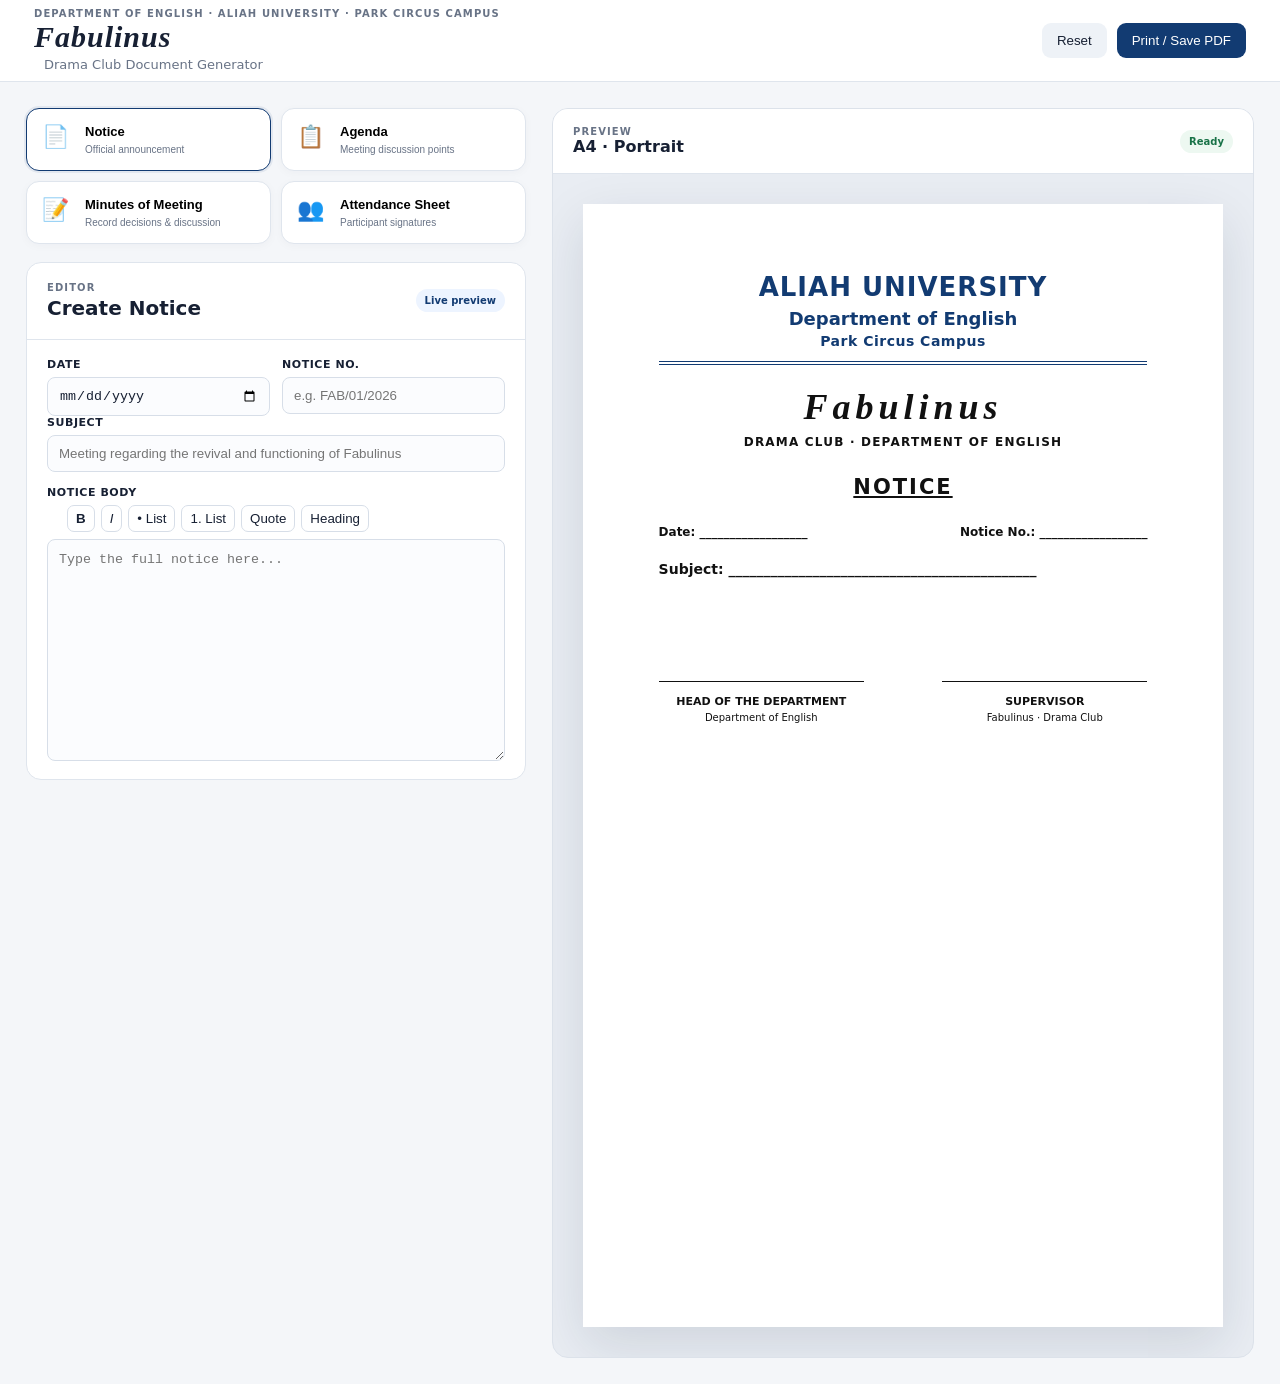
<file: index.html>
<!DOCTYPE html>
<html lang="en">
<head>
  <meta charset="UTF-8" />
  <meta name="viewport" content="width=device-width, initial-scale=1.0" />
  <title>Fabulinus Document Generator</title>
  <meta name="description" content="Create official Fabulinus notices, agendas, minutes and attendance sheets." />
  <link rel="stylesheet" href="style.css" />
</head>
<body>
  <div class="app-shell">
    <header class="app-header">
      <div>
        <div class="eyebrow">Department of English · Aliah University · Park Circus Campus</div>
        <h1>Fabulinus</h1>
        <p>Drama Club Document Generator</p>
      </div>
      <div class="header-actions">
        <button class="ghost-btn" id="resetBtn" type="button">Reset</button>
        <button class="primary-btn" id="printBtn" type="button">Print / Save PDF</button>
      </div>
    </header>

    <main class="workspace">
      <section class="left-panel">
        <div class="mode-grid" role="tablist" aria-label="Document type">
          <button class="mode-card active" data-mode="notice" role="tab">
            <span class="mode-icon">📄</span>
            <span>Notice</span>
            <small>Official announcement</small>
          </button>
          <button class="mode-card" data-mode="agenda" role="tab">
            <span class="mode-icon">📋</span>
            <span>Agenda</span>
            <small>Meeting discussion points</small>
          </button>
          <button class="mode-card" data-mode="minutes" role="tab">
            <span class="mode-icon">📝</span>
            <span>Minutes of Meeting</span>
            <small>Record decisions & discussion</small>
          </button>
          <button class="mode-card" data-mode="attendance" role="tab">
            <span class="mode-icon">👥</span>
            <span>Attendance Sheet</span>
            <small>Participant signatures</small>
          </button>
        </div>

        <div class="form-panel">
          <div class="panel-heading">
            <div>
              <div class="eyebrow">Editor</div>
              <h2 id="formTitle">Create Notice</h2>
            </div>
            <span class="live-badge">Live preview</span>
          </div>

          <div id="formContent"></div>
        </div>
      </section>

      <section class="preview-panel">
        <div class="preview-toolbar">
          <div>
            <div class="eyebrow">Preview</div>
            <strong>A4 · Portrait</strong>
          </div>
          <span class="status-dot">Ready</span>
        </div>
        <div class="paper-wrap">
          <div id="paper" class="paper"></div>
        </div>
      </section>
    </main>
  </div>

  <template id="noticeFormTemplate">
    <div class="field-grid two">
      <label class="field"><span>Date</span><input name="date" type="date" /></label>
      <label class="field"><span>Notice No.</span><input name="noticeNo" placeholder="e.g. FAB/01/2026" /></label>
    </div>
    <label class="field"><span>Subject</span><input name="subject" placeholder="Meeting regarding the revival and functioning of Fabulinus" /></label>
    <label class="field"><span>Notice Body</span><textarea name="body" rows="10" placeholder="Type the full notice here..."></textarea></label>
  </template>

  <template id="agendaFormTemplate">
    <div class="field-grid two">
      <label class="field"><span>Date</span><input name="date" type="date" /></label>
      <label class="field"><span>Time</span><input name="time" placeholder="e.g. 2:00 PM" /></label>
    </div>
    <label class="field"><span>Venue</span><input name="venue" placeholder="e.g. Department Auditorium" /></label>
    <label class="field"><span>Meeting / Event</span><input name="meeting" placeholder="e.g. Drama Club Revival Meeting" /></label>
    <div class="repeat-header"><span>Agenda Points</span><button class="small-btn" id="addAgenda" type="button">+ Add item</button></div>
    <div id="agendaItems" class="repeat-list"></div>
  </template>

  <template id="minutesFormTemplate">
    <div class="field-grid two">
      <label class="field"><span>Date</span><input name="date" type="date" /></label>
      <label class="field"><span>Time</span><input name="time" placeholder="e.g. 2:00 PM" /></label>
    </div>
    <label class="field"><span>Venue</span><input name="venue" placeholder="e.g. Department Auditorium" /></label>
    <label class="field"><span>Meeting / Event</span><input name="meeting" placeholder="e.g. Drama Club Revival Meeting" /></label>
    <label class="field"><span>Members Present</span><textarea name="members" rows="4" placeholder="One name per line"></textarea></label>
    <label class="field"><span>Discussion</span><textarea name="discussion" rows="6" placeholder="Record the discussion points..."></textarea></label>
    <label class="field"><span>Decisions / Resolutions</span><textarea name="decisions" rows="6" placeholder="Record decisions and resolutions..."></textarea></label>
    <label class="field"><span>Action Items</span><textarea name="actions" rows="5" placeholder="Record assigned actions and responsibilities..."></textarea></label>
  </template>

  <template id="attendanceFormTemplate">
    <div class="field-grid two">
      <label class="field"><span>Date</span><input name="date" type="date" /></label>
      <label class="field"><span>Meeting / Event</span><input name="meeting" placeholder="e.g. Drama Club Revival Meeting" /></label>
    </div>
    <label class="field"><span>Time</span><input name="time" placeholder="e.g. 2:00 PM" /></label>
    <div class="repeat-header"><span>Participants</span><button class="small-btn" id="addParticipant" type="button">+ Add participant</button></div>
    <div id="participantItems" class="repeat-list"></div>
  </template>

  <script src="script.js"></script>
</body>
</html>
</file>
<file: style.css>
:root{--blue:#123b72;--blue2:#0b2d57;--ink:#172033;--muted:#687386;--line:#dfe5ed;--bg:#f4f6f9;--white:#fff;--shadow:0 18px 50px rgba(20,35,60,.12)}*{box-sizing:border-box}body{margin:0;background:var(--bg);color:var(--ink);font-family:Inter,ui-sans-serif,system-ui,-apple-system,BlinkMacSystemFont,"Segoe UI",Arial,sans-serif}.app-shell{min-height:100vh}.app-header{height:82px;background:#fff;border-bottom:1px solid var(--line);display:flex;align-items:center;justify-content:space-between;padding:0 34px;position:sticky;top:0;z-index:10}.app-header h1{margin:1px 0 0;font-family:Georgia,serif;font-size:30px;font-style:italic;letter-spacing:1px}.app-header p{display:inline;margin-left:10px;color:var(--muted);font-size:13px}.eyebrow{font-size:10px;font-weight:800;letter-spacing:.11em;text-transform:uppercase;color:var(--muted)}.header-actions{display:flex;gap:10px}.primary-btn,.ghost-btn,.small-btn{border:0;border-radius:9px;padding:10px 15px;font:700 13px inherit;cursor:pointer}.primary-btn{background:var(--blue);color:#fff}.ghost-btn,.small-btn{background:#eef2f7;color:var(--ink)}.primary-btn:hover{background:var(--blue2)}.workspace{max-width:1500px;margin:0 auto;display:grid;grid-template-columns:minmax(380px,500px) 1fr;gap:26px;padding:26px}.left-panel{min-width:0}.mode-grid{display:grid;grid-template-columns:1fr 1fr;gap:10px;margin-bottom:18px}.mode-card{appearance:none;border:1px solid var(--line);background:#fff;border-radius:13px;text-align:left;padding:15px;display:grid;grid-template-columns:34px 1fr;gap:0 9px;cursor:pointer;transition:.15s;box-shadow:0 2px 10px rgba(20,35,60,.03)}.mode-card:hover{border-color:#b8c6d8;transform:translateY(-1px)}.mode-card.active{border-color:var(--blue);box-shadow:0 0 0 2px rgba(18,59,114,.08)}.mode-icon{grid-row:span 2;font-size:22px}.mode-card span:not(.mode-icon){font-weight:800;font-size:13px;line-height:1.3}.mode-card small{color:var(--muted);font-size:10px;margin-top:3px}.form-panel{background:#fff;border:1px solid var(--line);border-radius:15px;overflow:hidden}.panel-heading{display:flex;justify-content:space-between;align-items:center;padding:19px 20px;border-bottom:1px solid var(--line)}.panel-heading h2{margin:3px 0 0;font-size:20px}.live-badge,.status-dot{font-size:10px;font-weight:800;border-radius:20px;padding:6px 9px}.live-badge{background:#edf4ff;color:var(--blue)}.status-dot{background:#edf8f1;color:#187247}.field,.repeat-header{display:block;margin:0 20px 14px}.field-grid{display:grid;gap:12px}.field-grid.two{grid-template-columns:1fr 1fr;margin:18px 20px 0}.field-grid.two .field{margin:0}.field span,.repeat-header span{display:block;font-size:11px;font-weight:800;text-transform:uppercase;letter-spacing:.05em;margin-bottom:6px}.field input,.field textarea{width:100%;border:1px solid #d7dee8;border-radius:8px;padding:10px 11px;background:#fbfcfe;color:var(--ink);font:500 13px inherit;outline:none}.field textarea{resize:vertical;line-height:1.5}.field input:focus,.field textarea:focus{border-color:var(--blue);box-shadow:0 0 0 3px rgba(18,59,114,.08)}.repeat-header{display:flex;justify-content:space-between;align-items:center;margin-top:20px}.repeat-list{margin:0 20px 20px}.repeat-row{display:grid;grid-template-columns:34px 1fr auto;gap:8px;margin-bottom:8px;align-items:center}.repeat-row .number{height:38px;border:1px solid var(--line);border-radius:8px;display:grid;place-items:center;font-size:11px;font-weight:800;color:var(--muted)}.repeat-row input{height:38px;border:1px solid #d7dee8;border-radius:8px;padding:0 10px;font:500 13px inherit}.participant-row{grid-template-columns:34px 1fr 92px 32px}.participant-row .year-input{text-align:center}.remove-btn{width:32px;height:32px;border:0;background:#fff0f0;color:#b13a3a;border-radius:8px;cursor:pointer}.preview-panel{min-width:0;background:#e9edf3;border:1px solid #dce2ea;border-radius:16px;overflow:hidden}.preview-toolbar{height:65px;background:#fff;border-bottom:1px solid var(--line);padding:0 20px;display:flex;align-items:center;justify-content:space-between}.paper-wrap{padding:30px;min-height:calc(100vh - 140px);display:flex;justify-content:center;align-items:flex-start;overflow:auto}.paper{width:210mm;min-height:297mm;background:#fff;box-shadow:var(--shadow);padding:18mm 20mm;color:#111;transform-origin:top center;margin:0 auto}.paper-header{text-align:center;color:var(--blue);padding-bottom:12px;border-bottom:4px double var(--blue)}.paper-university{font-size:26px;font-weight:900;letter-spacing:1px;text-transform:uppercase}.paper-department{margin-top:6px;font-size:18px;font-weight:800}.paper-campus{margin-top:4px;font-size:14px;font-weight:700;letter-spacing:.5px}.paper-club{text-align:center;padding:21px 0 15px}.paper-club-name{font-family:Georgia,"Times New Roman",serif;font-size:36px;font-weight:900;font-style:italic;letter-spacing:5px}.paper-club-sub{margin-top:7px;font-size:12px;font-weight:800;letter-spacing:1.2px;text-transform:uppercase}.paper-title{text-align:center;font-size:21px;font-weight:900;letter-spacing:2px;margin-top:11px;text-decoration:underline}.paper-meta{display:flex;justify-content:space-between;font-size:12px;font-weight:700;margin-top:26px}.paper-subject{font-size:14px;font-weight:800;margin:22px 0 14px}.paper-body{font-family:Arial,Helvetica,sans-serif;font-size:14px;line-height:1.7;text-align:justify}.paper-body p{margin:0 0 12px}.paper-body h1,.paper-body h2,.paper-body h3,.paper-body h4{margin:16px 0 8px;line-height:1.25}.paper-body h1{font-size:19px}.paper-body h2{font-size:17px}.paper-body h3{font-size:15px}.paper-body h4{font-size:14px}.paper-body ul,.paper-body ol{margin:8px 0 14px;padding-left:26px}.paper-body li{margin:4px 0;line-height:1.55}.paper-body blockquote{margin:12px 0;padding:7px 0 7px 12px;border-left:3px solid var(--blue);color:#3d4654}.paper-body code{font-family:ui-monospace,SFMono-Regular,Menlo,monospace;font-size:.92em;background:#f2f4f7;padding:1px 4px;border-radius:4px}.md-spacer{height:8px}.paper-list{margin:18px 0;padding-left:24px;font-size:14px;line-height:1.7}.paper-section{margin-top:20px}.paper-section h3{font-size:13px;font-weight:800;color:var(--blue);text-transform:uppercase;letter-spacing:.05em;border-bottom:0;padding-bottom:0;margin-bottom:9px}.paper-lines{font-size:13px;line-height:1.65}.paper-lines p{margin:0 0 10px}.paper-lines h1,.paper-lines h2,.paper-lines h3,.paper-lines h4{margin:14px 0 7px}.paper-lines ul,.paper-lines ol{margin:8px 0 12px;padding-left:24px}.paper-lines li{margin:3px 0}.paper-lines blockquote{margin:10px 0;padding-left:12px;border-left:3px solid var(--blue)}.paper-table{width:100%;border-collapse:collapse;table-layout:fixed;margin-top:20px;font-size:11px}.paper-table th{background:var(--blue);color:#fff;padding:8px;border:1px solid #222;text-align:center}.paper-table td{height:28px;padding:6px;border:1px solid #222}.paper-table th:first-child,.paper-table td:first-child{text-align:center;vertical-align:middle;width:8%}.paper-table th:nth-child(2),.paper-table td:nth-child(2){width:45%}.paper-table th:nth-child(3),.paper-table td:nth-child(3){width:17%;text-align:center;vertical-align:middle}.paper-table th:nth-child(4),.paper-table td:nth-child(4){width:30%;text-align:center;vertical-align:middle}.paper-signatures{display:flex;justify-content:space-between;gap:70px;margin-top:45px}.paper-signature{width:42%;text-align:center}.paper-signature .line{height:38px;border-bottom:1px solid #111;margin-bottom:8px}.paper-signature strong{font-size:11px}.paper-signature small{display:block;font-size:10px;margin-top:3px}.markdown-toolbar{display:flex;gap:6px;flex-wrap:wrap;margin:0 20px 7px}.markdown-toolbar button{border:1px solid #d7dee8;background:#fff;border-radius:7px;padding:5px 8px;font:700 11px inherit;cursor:pointer;color:var(--ink)}.markdown-toolbar button:hover{border-color:var(--blue);color:var(--blue)}.empty-state{padding:30px;text-align:center;color:var(--muted)}
@media(max-width:1050px){.workspace{grid-template-columns:1fr}.preview-panel{min-height:700px}.paper-wrap{min-height:700px}.app-header{position:static}.paper{transform:scale(.75);transform-origin:top center;margin-bottom:-70mm}.preview-panel{overflow:hidden}}@media(max-width:650px){.app-header{height:auto;padding:18px;gap:15px;align-items:flex-start}.app-header p{display:block;margin:2px 0}.header-actions{flex-direction:column}.workspace{padding:14px}.mode-grid{grid-template-columns:1fr}.field-grid.two{grid-template-columns:1fr}.paper-wrap{padding:10px}.paper{transform:scale(.48);margin-bottom:-150mm}.paper-signatures{gap:25px}.paper-club-name{font-size:30px}}
@page{size:A4 portrait;margin:0}@media print{html,body{width:210mm;min-width:210mm;margin:0;padding:0;background:#fff}.app-shell,.preview-panel{background:#fff}.app-header,.left-panel,.preview-toolbar{display:none!important}.workspace{display:block;width:210mm;max-width:none;margin:0;padding:0}.preview-panel{border:0;overflow:visible;width:210mm}.paper-wrap{width:210mm;padding:0;display:block;min-height:0;margin:0}.paper{box-shadow:none;transform:none!important;width:210mm;height:297mm;min-height:297mm;margin:0 auto;padding:18mm 20mm}.paper-body,.paper-lines{overflow:visible}.paper-table{width:100%;table-layout:fixed}.paper-table th:first-child,.paper-table td:first-child{width:8%;text-align:center!important;vertical-align:middle!important}.paper-table th:nth-child(2),.paper-table td:nth-child(2){width:45%}.paper-table th:nth-child(3),.paper-table td:nth-child(3){width:17%;text-align:center!important;vertical-align:middle!important}.paper-table th:nth-child(4),.paper-table td:nth-child(4){width:30%;text-align:center!important;vertical-align:middle!important}.paper-signatures{break-inside:avoid}}
</file>
